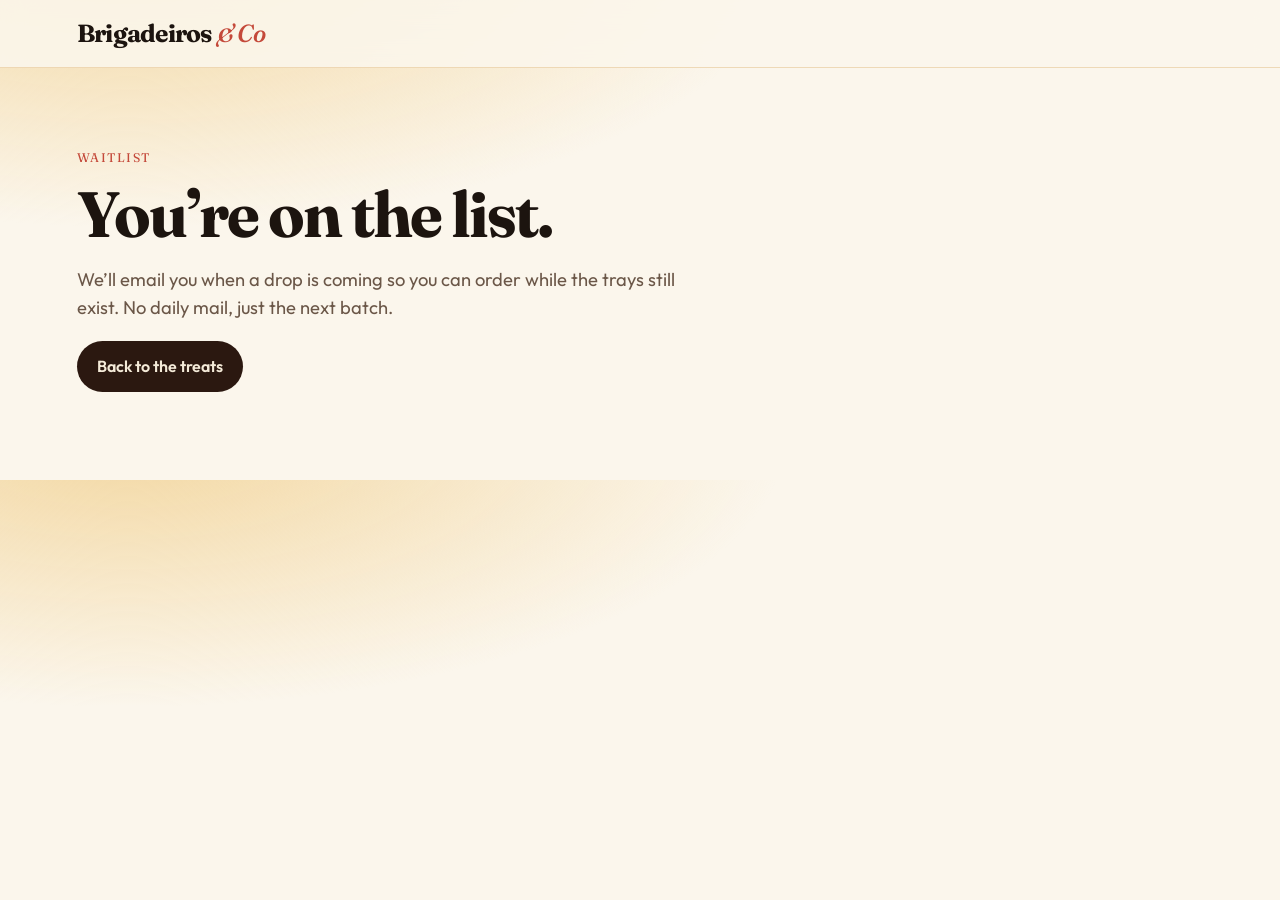
<file: thanks.html>
<!DOCTYPE html>
<html lang="en">
  <head>
    <meta charset="UTF-8" />
    <meta name="viewport" content="width=device-width, initial-scale=1" />
    <meta http-equiv="Content-Security-Policy" content="upgrade-insecure-requests" />
    <title>You’re on the list — Brigadeiros &amp; Co</title>
    <link rel="preconnect" href="https://fonts.googleapis.com" />
    <link rel="preconnect" href="https://fonts.gstatic.com" crossorigin />
    <link
      href="https://fonts.googleapis.com/css2?family=Fraunces:ital,opsz,wght@0,9..144,700&family=Outfit:wght@360;600&display=swap"
      rel="stylesheet"
    />
    <link rel="stylesheet" href="styles.css" />
  </head>
  <body>
    <header class="nav">
      <a class="mark" href="index.html">Brigadeiros <span class="amp">&amp; Co</span></a>
    </header>
    <main class="hero">
      <p class="eyebrow">Waitlist</p>
      <h1>You’re on the list.</h1>
      <p class="lede">
        We’ll email you when a drop is coming so you can order while the trays
        still exist. No daily mail, just the next batch.
      </p>
      <p><a class="btn" href="index.html">Back to the treats</a></p>
    </main>
  </body>
</html>
</file>
<file: styles.css>
:root {
  --cacao: #2b1810;
  --bark: #4a2c1a;
  --cream: #f4ead8;
  --paper: #fbf6ec;
  --honey: #d4a054;
  --guava: #c4493a;
  --forest: #1f4a3a;
  --ink: #1c140f;
  --muted: #6b5748;
  --card: #fffdf8;
  --shadow: 0 18px 40px rgba(43, 24, 16, 0.12);
}

* {
  box-sizing: border-box;
}

html {
  scroll-behavior: smooth;
}

body {
  margin: 0;
  color: var(--ink);
  background:
    radial-gradient(1200px 500px at 10% -10%, #f3d7a0 0%, transparent 55%),
    var(--paper);
  font-family: Outfit, system-ui, sans-serif;
  line-height: 1.55;
}

h1,
h2,
h3,
.mark,
.eyebrow {
  font-family: Fraunces, Georgia, serif;
}

img {
  max-width: 100%;
  display: block;
}

a {
  color: inherit;
}

.skip {
  position: absolute;
  left: -999px;
}

.skip:focus {
  left: 1rem;
  top: 1rem;
  background: var(--cacao);
  color: var(--cream);
  padding: 0.5rem 0.8rem;
  z-index: 20;
}

.nav {
  position: sticky;
  top: 0;
  z-index: 10;
  display: flex;
  justify-content: space-between;
  align-items: center;
  padding: 0.9rem 6vw;
  background: color-mix(in srgb, var(--paper) 88%, transparent);
  backdrop-filter: blur(12px);
  border-bottom: 1px solid color-mix(in srgb, var(--honey) 35%, transparent);
}

.mark {
  font-size: clamp(1.15rem, 2.4vw, 1.55rem);
  font-weight: 700;
  text-decoration: none;
  white-space: nowrap;
  letter-spacing: -0.03em;
}

.amp {
  font-style: italic;
  font-weight: 500;
  color: var(--guava);
  letter-spacing: -0.03em;
}

nav {
  display: flex;
  gap: 1.2rem;
  align-items: center;
}

nav a {
  text-decoration: none;
  font-size: 0.95rem;
}

.hero,
.section,
.cta,
footer {
  padding: 4.5rem 6vw;
}

.hero {
  max-width: 52rem;
  padding-top: 5rem;
}

.eyebrow {
  letter-spacing: 0.12em;
  text-transform: uppercase;
  font-size: 0.78rem;
  color: var(--guava);
  margin: 0 0 0.8rem;
}

h1 {
  font-size: clamp(2.4rem, 5vw, 4.4rem);
  line-height: 1.05;
  margin: 0 0 1.1rem;
  font-weight: 700;
  letter-spacing: -0.03em;
}

.lede {
  font-size: 1.15rem;
  color: var(--muted);
  max-width: 40rem;
}

.hero-actions {
  display: flex;
  gap: 0.8rem;
  flex-wrap: wrap;
  margin: 1.8rem 0 2rem;
}

.btn {
  display: inline-flex;
  align-items: center;
  justify-content: center;
  background: var(--cacao);
  color: var(--cream);
  text-decoration: none;
  border: 0;
  border-radius: 999px;
  padding: 0.8rem 1.25rem;
  font: inherit;
  font-weight: 600;
  cursor: pointer;
}

.btn-small {
  padding: 0.45rem 0.9rem;
  font-size: 0.9rem;
}

.btn-ghost {
  background: transparent;
  color: var(--cacao);
  box-shadow: inset 0 0 0 1.5px var(--cacao);
}

.hero-pills {
  display: flex;
  flex-wrap: wrap;
  gap: 0.5rem;
  padding: 0;
  list-style: none;
}

.hero-pills li {
  background: var(--cream);
  border: 1px solid color-mix(in srgb, var(--honey) 50%, #fff);
  border-radius: 999px;
  padding: 0.35rem 0.8rem;
  font-size: 0.88rem;
}

.band {
  padding: 0 6vw 2rem;
}

.hero-photo {
  margin: 0;
  border-radius: 1.5rem;
  overflow: hidden;
  box-shadow: var(--shadow);
}

.hero-photo img {
  width: 100%;
  height: min(68vh, 620px);
  object-fit: cover;
}

.hero-photo figcaption {
  padding: 0.8rem 1rem 1rem;
  color: var(--muted);
  font-size: 0.92rem;
  background: var(--card);
}

.section-head {
  max-width: 40rem;
  margin-bottom: 1.8rem;
}

h2 {
  font-size: clamp(1.8rem, 3vw, 2.8rem);
  line-height: 1.15;
  margin: 0 0 0.7rem;
}

.filters {
  display: flex;
  gap: 0.5rem;
  margin-bottom: 1.4rem;
}

.chip {
  border: 1px solid var(--bark);
  background: transparent;
  color: var(--bark);
  border-radius: 999px;
  padding: 0.4rem 0.9rem;
  font: inherit;
  cursor: pointer;
}

.chip.is-active {
  background: var(--forest);
  border-color: var(--forest);
  color: #f3efe4;
}

.grid {
  display: grid;
  grid-template-columns: repeat(auto-fit, minmax(260px, 1fr));
  gap: 1.2rem;
}

.card {
  background: var(--card);
  border-radius: 1.2rem;
  overflow: hidden;
  box-shadow: var(--shadow);
  display: flex;
  flex-direction: column;
}

.card img {
  height: 210px;
  width: 100%;
  object-fit: cover;
}

.card-body {
  padding: 1.1rem 1.15rem 1.3rem;
}

.tag {
  margin: 0 0 0.35rem;
  color: var(--forest);
  font-size: 0.78rem;
  letter-spacing: 0.08em;
  text-transform: uppercase;
}

h3 {
  margin: 0 0 0.45rem;
  font-size: 1.35rem;
}

.card p:last-child {
  margin: 0;
  color: var(--muted);
}

.hidden {
  display: none;
}

.story {
  display: grid;
  grid-template-columns: 1.2fr 0.8fr;
  gap: 2rem;
  align-items: start;
}

.notes {
  background: var(--cacao);
  color: var(--cream);
  border-radius: 1.3rem;
  padding: 1.4rem 1.5rem;
}

.notes h3 {
  margin-bottom: 1rem;
}

.notes dl {
  margin: 0;
}

.notes div + div {
  margin-top: 0.9rem;
  padding-top: 0.9rem;
  border-top: 1px solid color-mix(in srgb, var(--honey) 40%, transparent);
}

.notes dt {
  font-family: Fraunces, Georgia, serif;
  font-weight: 700;
}

.notes dd {
  margin: 0.2rem 0 0;
  color: color-mix(in srgb, var(--cream) 80%, #fff);
}

.steps {
  display: grid;
  grid-template-columns: repeat(auto-fit, minmax(220px, 1fr));
  gap: 1rem;
  padding: 0;
  counter-reset: step;
  list-style: none;
}

.steps li {
  background: var(--cream);
  border-radius: 1.1rem;
  padding: 1.2rem;
  counter-increment: step;
}

.steps li::before {
  content: counter(step);
  display: block;
  font-family: Fraunces, Georgia, serif;
  font-size: 1.6rem;
  color: var(--guava);
  margin-bottom: 0.4rem;
}

.cta {
  margin: 0 6vw 4rem;
  padding: 3rem 6vw;
  border-radius: 1.6rem;
  background:
    linear-gradient(135deg, var(--forest), #16382c);
  color: #f6f1e6;
}

.cta .eyebrow {
  color: var(--honey);
}

.cta p {
  max-width: 38rem;
}

.signup {
  display: flex;
  flex-wrap: wrap;
  gap: 0.6rem;
  margin-top: 1.4rem;
}

.signup input[type="email"] {
  flex: 1 1 220px;
  border: 0;
  border-radius: 999px;
  padding: 0.85rem 1rem;
  font: inherit;
}

.honeypot {
  position: absolute;
  left: -9999px;
  height: 0;
  width: 0;
  overflow: hidden;
}

.interests {
  flex-basis: 100%;
  border: 1px solid color-mix(in srgb, var(--honey) 45%, transparent);
  border-radius: 1rem;
  padding: 0.85rem 1rem 1rem;
  margin: 0.2rem 0 0;
}

.interests legend {
  font-family: Fraunces, Georgia, serif;
  padding: 0 0.35rem;
  color: var(--honey);
}

.interests label {
  display: inline-flex;
  align-items: center;
  gap: 0.4rem;
  margin: 0.25rem 0.9rem 0.25rem 0;
  font-size: 0.95rem;
}

.form-fine,
.form-note {
  flex-basis: 100%;
  margin: 0.15rem 0 0;
  font-size: 0.92rem;
  color: color-mix(in srgb, #f6f1e6 75%, transparent);
}

.cta .btn {
  background: var(--honey);
  color: var(--cacao);
}

footer {
  padding-top: 0;
  color: var(--muted);
}

.sr {
  position: absolute;
  width: 1px;
  height: 1px;
  overflow: hidden;
  clip: rect(0 0 0 0);
}

@media (max-width: 800px) {
  .story {
    grid-template-columns: 1fr;
  }

  .nav {
    flex-wrap: wrap;
    gap: 0.6rem;
  }

  nav {
    flex-wrap: wrap;
    justify-content: flex-end;
    gap: 0.7rem;
  }
}
</file>
